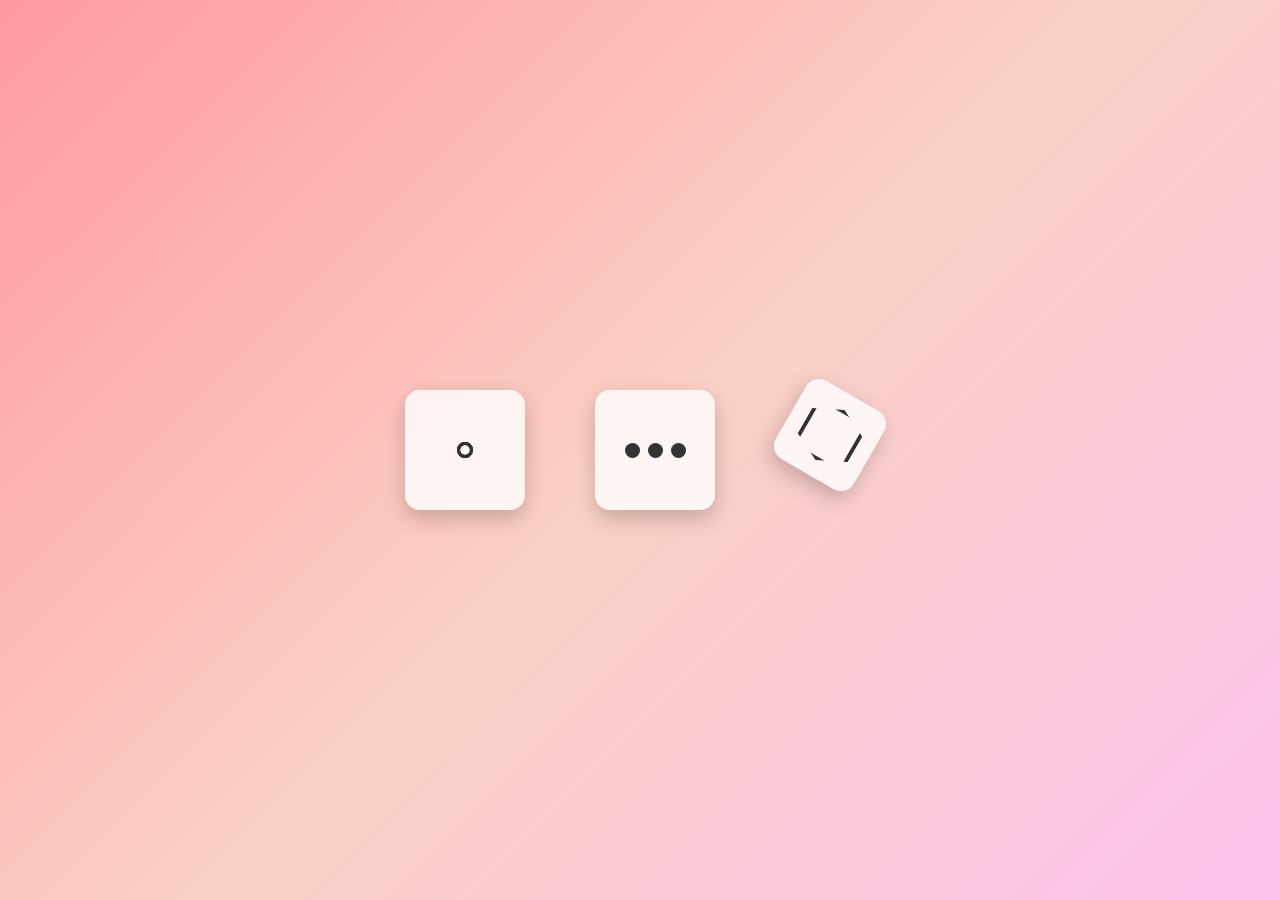
<file: Loaders 1/index.html>
<!DOCTYPE html>
<html lang="en">
<head>
  <meta charset="UTF-8">
  <meta name="viewport" content="width=device-width, initial-scale=1.0">
  <title>Creative CSS Loaders</title>
  <link rel="stylesheet" href="style.css">
</head>
<body>
  <div class="loader-container">
    <!-- Loader 4: Expanding Circles -->
    <div class="loader loader-4">
      <div></div>
      <div></div>
      <div></div>
    </div>

    <!-- Loader 5: Bouncing Balls -->
    <div class="loader loader-5">
      <div></div>
      <div></div>
      <div></div>
    </div>

    <!-- Loader 6: Rotating Hexagon -->
    <div class="loader loader-6">
      <div></div>
    </div>
  </div>
</body>
</html>
</file>
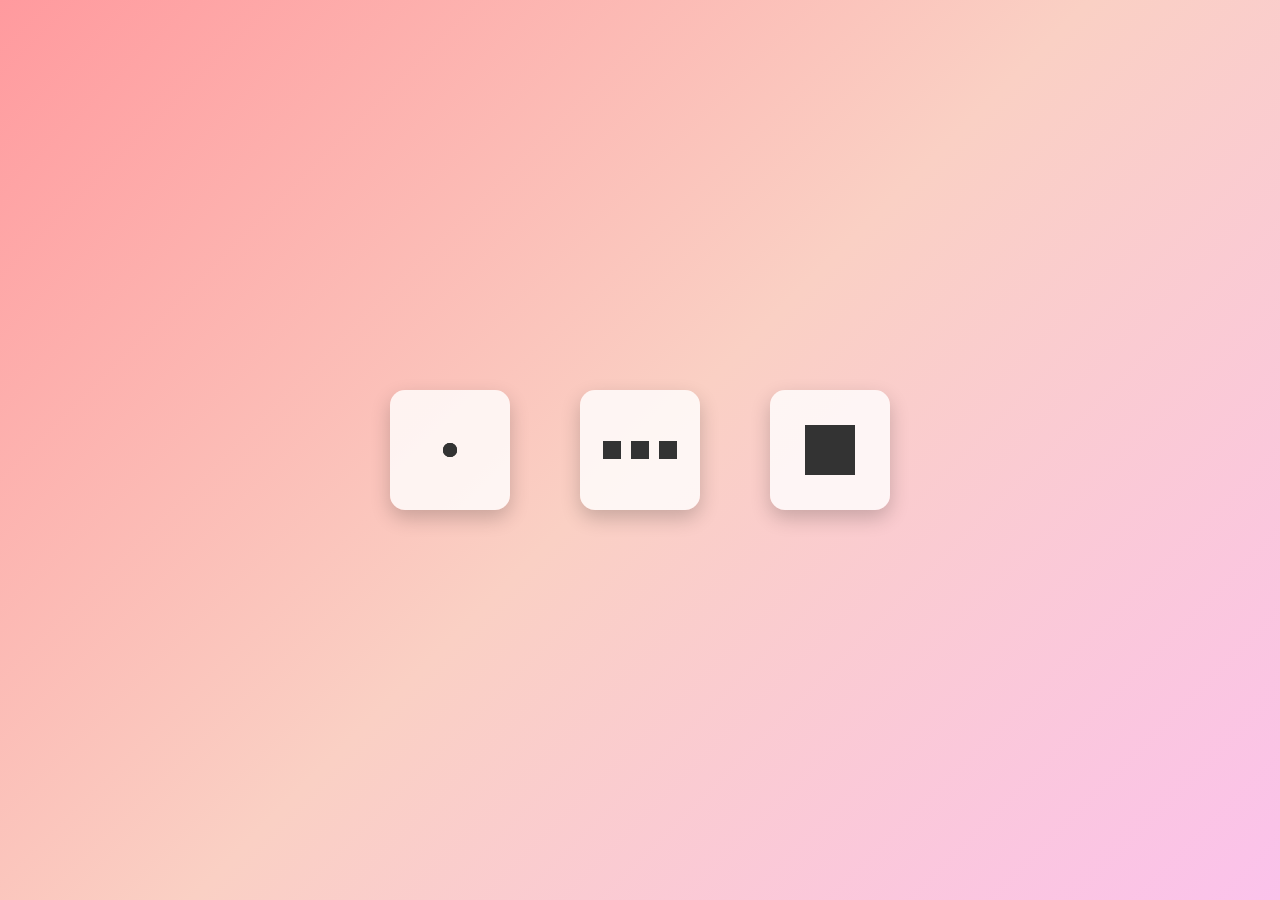
<file: Loaders/index.html>
<!DOCTYPE html>
<html lang="en">
  <head>
    <meta charset="UTF-8" />
    <meta name="viewport" content="width=device-width, initial-scale=1.0" />
    <title>Visually Stunning Loaders</title>
    <link rel="stylesheet" href="style.css" />
  </head>
  <body>
    <div class="loader-container">
      <!-- Loader 1: Spinning Dots -->
      <div class="loader loader-1">
        <div></div>
        <div></div>
        <div></div>
      </div>

      <!-- Loader 2: Pulsing Squares -->
      <div class="loader loader-2">
        <div></div>
        <div></div>
        <div></div>
      </div>

      <!-- Loader 3: Rotating Cube -->
      <div class="loader loader-3">
        <div></div>
      </div>
    </div>
  </body>
</html>
</file>
<file: Loaders 1/style.css>
body {
  display: flex;
  align-items: center;
  justify-content: center;
  min-height: 100vh;
  margin: 0;
  background: linear-gradient(135deg, #ff9a9e, #fad0c4, #fbc2eb);
  font-family: "Poppins", sans-serif;
  animation: gradient-shift 5s infinite alternate;
}

@keyframes gradient-shift {
  0% {
    background: linear-gradient(135deg, #ff9a9e, #fad0c4, #fbc2eb);
  }
  100% {
    background: linear-gradient(135deg, #a18cd1, #fbc2eb, #fad0c4);
  }
}

.loader-container {
  display: flex;
  gap: 70px;
  padding: 30px;
}

/* Loader Base Styling */
.loader {
  width: 80px;
  height: 80px;
  display: flex;
  align-items: center;
  justify-content: center;
  background: rgba(255, 255, 255, 0.8);
  border-radius: 15px;
  box-shadow: 0 8px 20px rgba(0, 0, 0, 0.2);
  padding: 20px;
  position: relative;
  overflow: hidden;
  transition: transform 0.3s;
}

.loader:hover {
  transform: scale(1.2);
  box-shadow: 0 10px 25px rgba(0, 0, 0, 0.4);
}

/* Loader 4: Expanding Circles */
.loader-4 div {
  position: absolute;
  width: 10px;
  height: 10px;
  border: 3px solid #333;
  border-radius: 50%;
  animation: expanding-circles 1.5s infinite ease-in-out;
}
.loader-4 div:nth-child(1) {
  animation-delay: -0.4s;
}
.loader-4 div:nth-child(2) {
  animation-delay: -0.2s;
}
.loader-4 div:nth-child(3) {
  animation-delay: 0s;
}
@keyframes expanding-circles {
  0% {
    width: 10px;
    height: 10px;
    opacity: 1;
  }
  100% {
    width: 50px;
    height: 50px;
    opacity: 0;
  }
}

/* Loader 5: Bouncing Balls */
.loader-5 {
  display: flex;
  gap: 8px;
}
.loader-5 div {
  width: 15px;
  height: 15px;
  background: #333;
  border-radius: 50%;
  animation: bouncing-balls 1.2s infinite ease-in-out;
}
.loader-5 div:nth-child(2) {
  animation-delay: 0.2s;
}
.loader-5 div:nth-child(3) {
  animation-delay: 0.4s;
}
@keyframes bouncing-balls {
  0%,
  100% {
    transform: translateY(0);
  }
  50% {
    transform: translateY(-30px);
  }
}

/* Loader 6: Rotating Hexagon */
.loader-6 {
  position: relative;
  width: 50px;
  height: 50px;
  transform: rotate(30deg);
}
.loader-6 div {
  position: absolute;
  width: 50px;
  height: 50px;
  border: 4px solid #333;
  clip-path: polygon(50% 0%, 100% 25%, 100% 75%, 50% 100%, 0% 75%, 0% 25%);
  animation: rotating-hexagon 1.8s linear infinite;
}
@keyframes rotating-hexagon {
  0% {
    transform: rotate(0deg);
  }
  100% {
    transform: rotate(360deg);
  }
}
</file>
<file: Loaders/style.css>
body {
  display: flex;
  align-items: center;
  justify-content: center;
  min-height: 100vh;
  margin: 0;
  background: linear-gradient(135deg, #ff9a9e, #fad0c4, #fbc2eb);
  font-family: "Poppins", sans-serif;
  animation: gradient-shift 5s infinite alternate;
}

@keyframes gradient-shift {
  0% {
    background: linear-gradient(135deg, #ff9a9e, #fad0c4, #fbc2eb);
  }
  100% {
    background: linear-gradient(135deg, #a18cd1, #fbc2eb, #fad0c4);
  }
}

.loader-container {
  display: flex;
  gap: 70px;
  padding: 30px;
}

/* Loader Base Styling */
.loader {
  width: 80px;
  height: 80px;
  display: flex;
  align-items: center;
  justify-content: center;
  background: rgba(255, 255, 255, 0.8);
  border-radius: 15px;
  box-shadow: 0 8px 20px rgba(0, 0, 0, 0.2);
  padding: 20px;
  position: relative;
  overflow: hidden;
  transition: transform 0.3s;
}

.loader:hover {
  transform: scale(1.2);
  box-shadow: 0 10px 25px rgba(0, 0, 0, 0.4);
}

/* Loader 1: Spinning Dots */
.loader-1 {
  position: relative;
}
.loader-1 div {
  width: 14px;
  height: 14px;
  background: #333;
  border-radius: 50%;
  position: absolute;
  animation: spinning-dots 1.2s linear infinite;
}
.loader-1 div:nth-child(1) {
  animation-delay: -0.4s;
}
.loader-1 div:nth-child(2) {
  animation-delay: -0.2s;
}
.loader-1 div:nth-child(3) {
  animation-delay: 0s;
}
@keyframes spinning-dots {
  0% {
    transform: rotate(0deg) translate(35px) rotate(0deg);
  }
  100% {
    transform: rotate(360deg) translate(35px) rotate(-360deg);
  }
}

/* Loader 2: Pulsing Squares */
.loader-2 {
  display: flex;
  gap: 10px;
}
.loader-2 div {
  width: 18px;
  height: 18px;
  background: #333;
  animation: pulsing-squares 1.4s ease-in-out infinite;
}
.loader-2 div:nth-child(2) {
  animation-delay: 0.3s;
}
.loader-2 div:nth-child(3) {
  animation-delay: 0.6s;
}
@keyframes pulsing-squares {
  0%,
  100% {
    transform: scale(1);
    opacity: 0.6;
  }
  50% {
    transform: scale(1.6);
    opacity: 1;
  }
}

/* Loader 3: Rotating Cube */
.loader-3 {
  perspective: 150px;
}
.loader-3 div {
  width: 50px;
  height: 50px;
  background: #333;
  transform-style: preserve-3d;
  animation: rotating-cube 2s cubic-bezier(0.5, 0.2, 0.3, 1) infinite;
}
@keyframes rotating-cube {
  0% {
    transform: rotateX(0deg) rotateY(0deg);
  }
  50% {
    transform: rotateX(180deg) rotateY(0deg);
  }
  100% {
    transform: rotateX(180deg) rotateY(180deg);
  }
}
</file>
